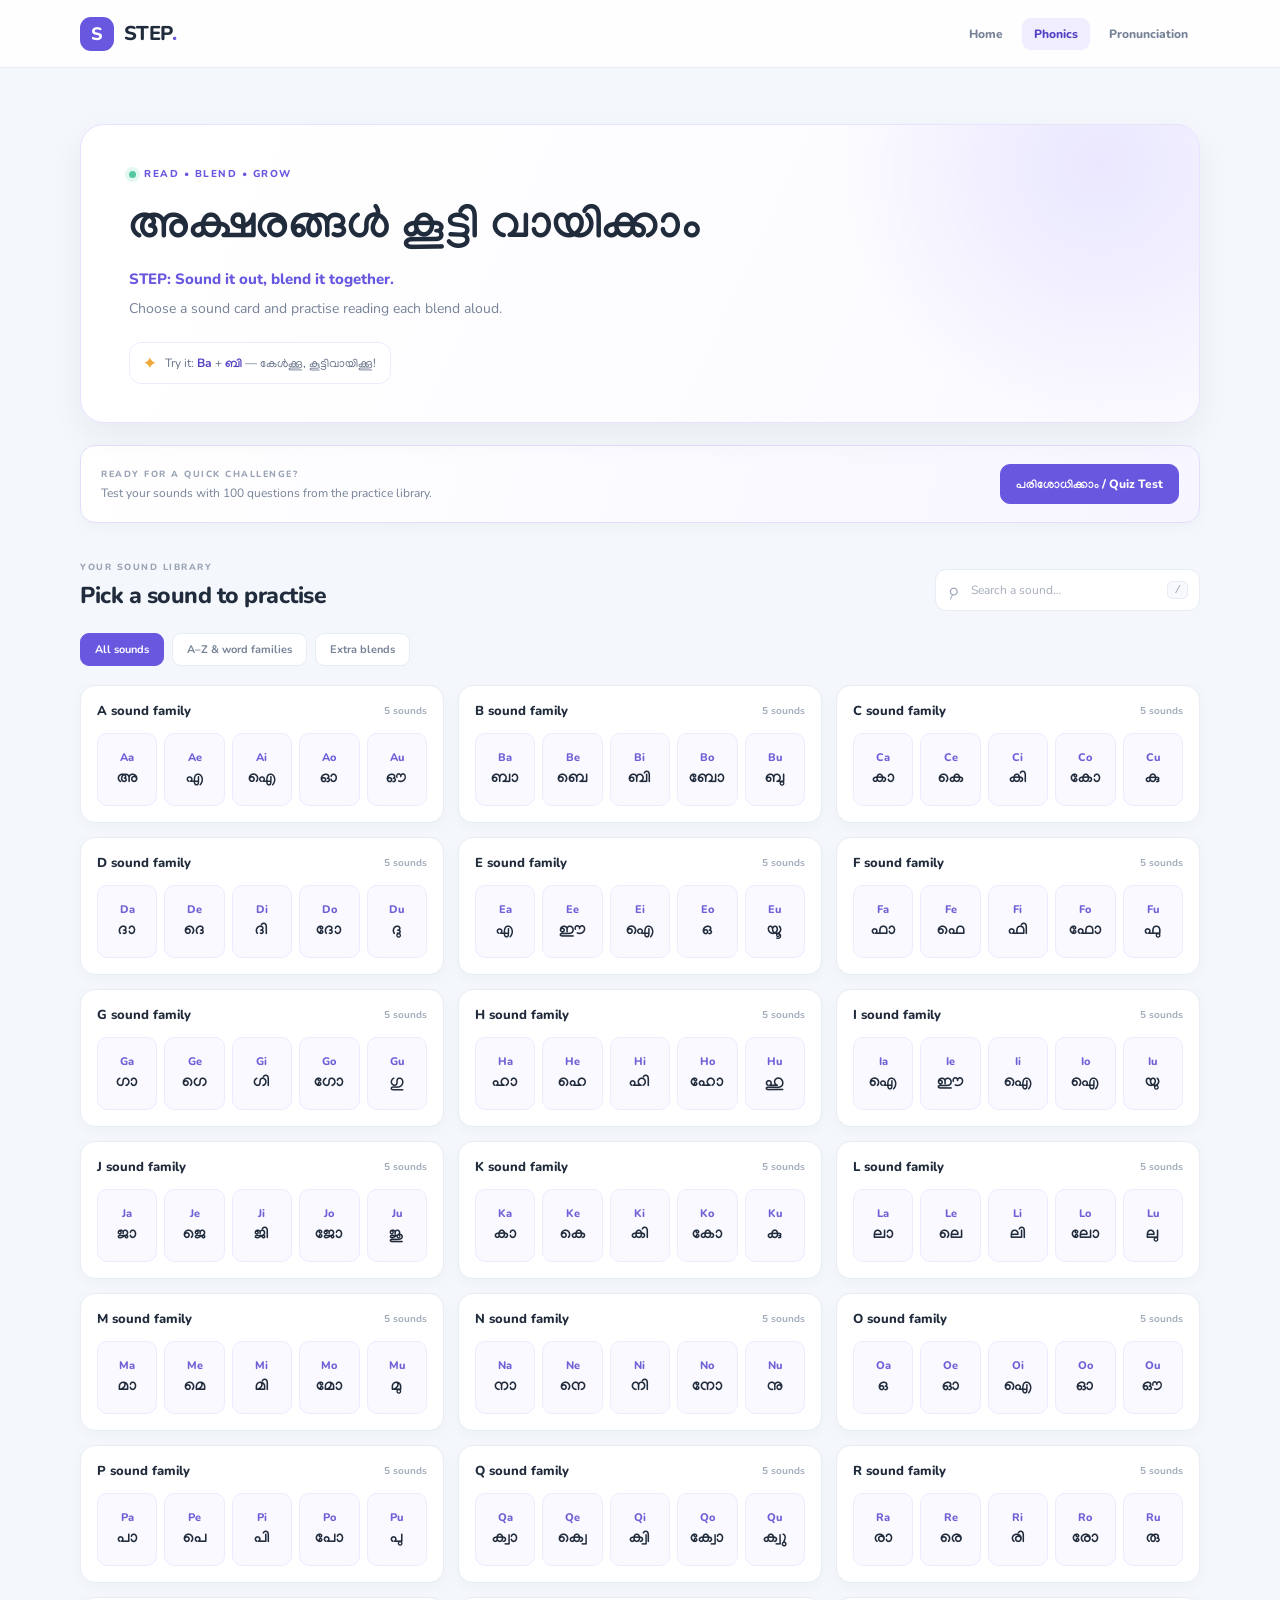
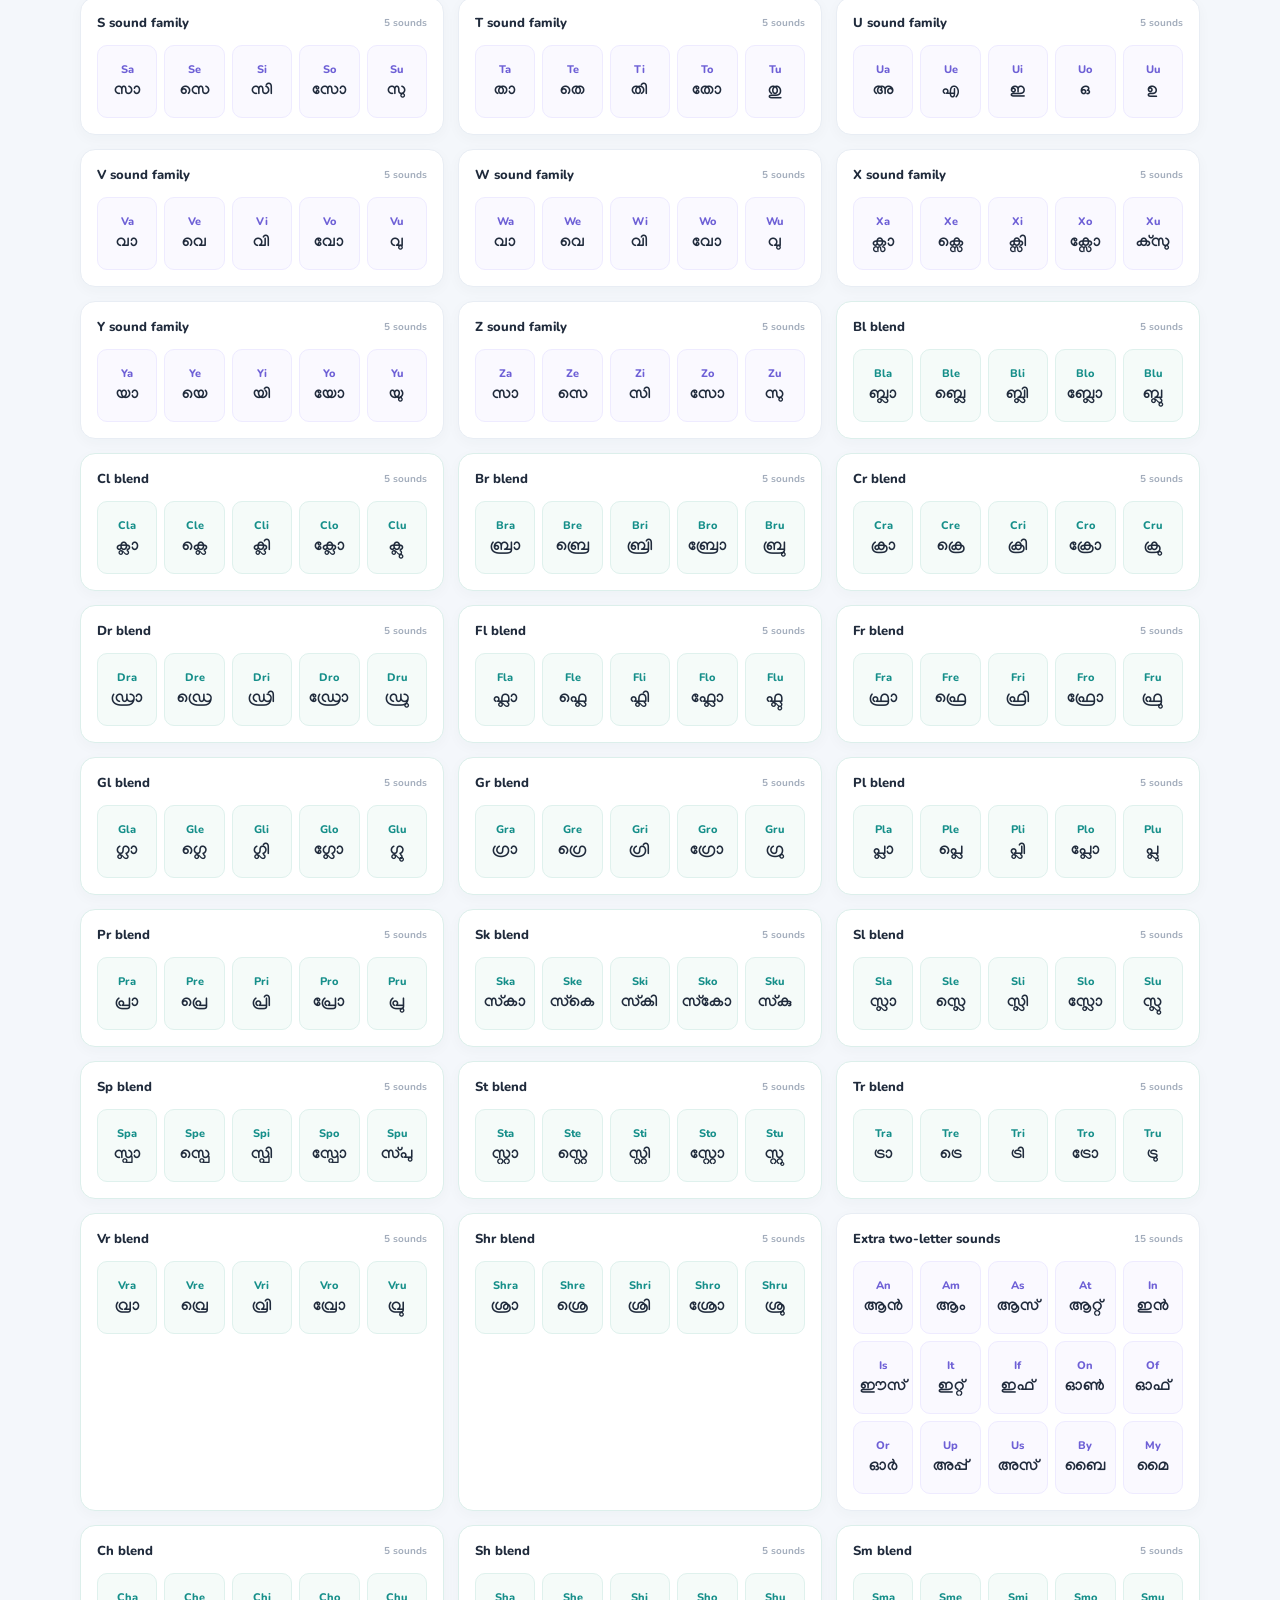
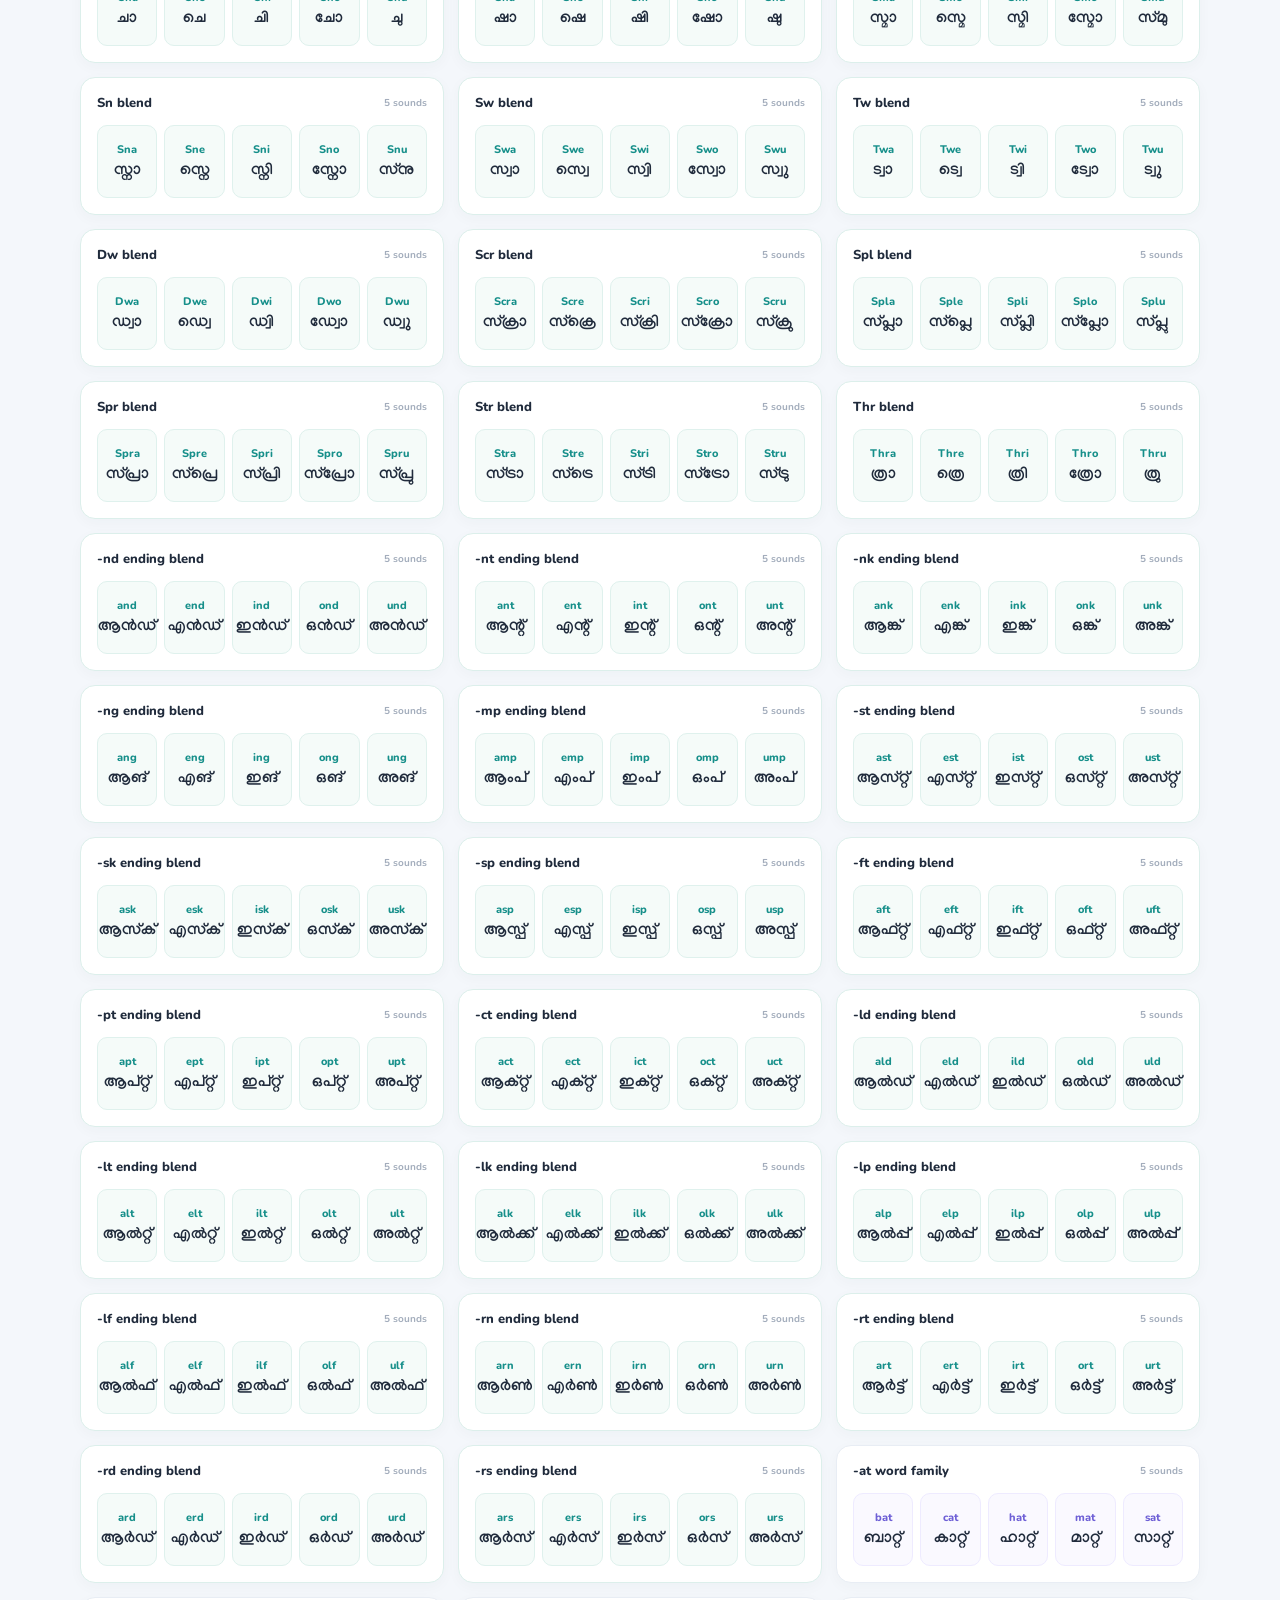
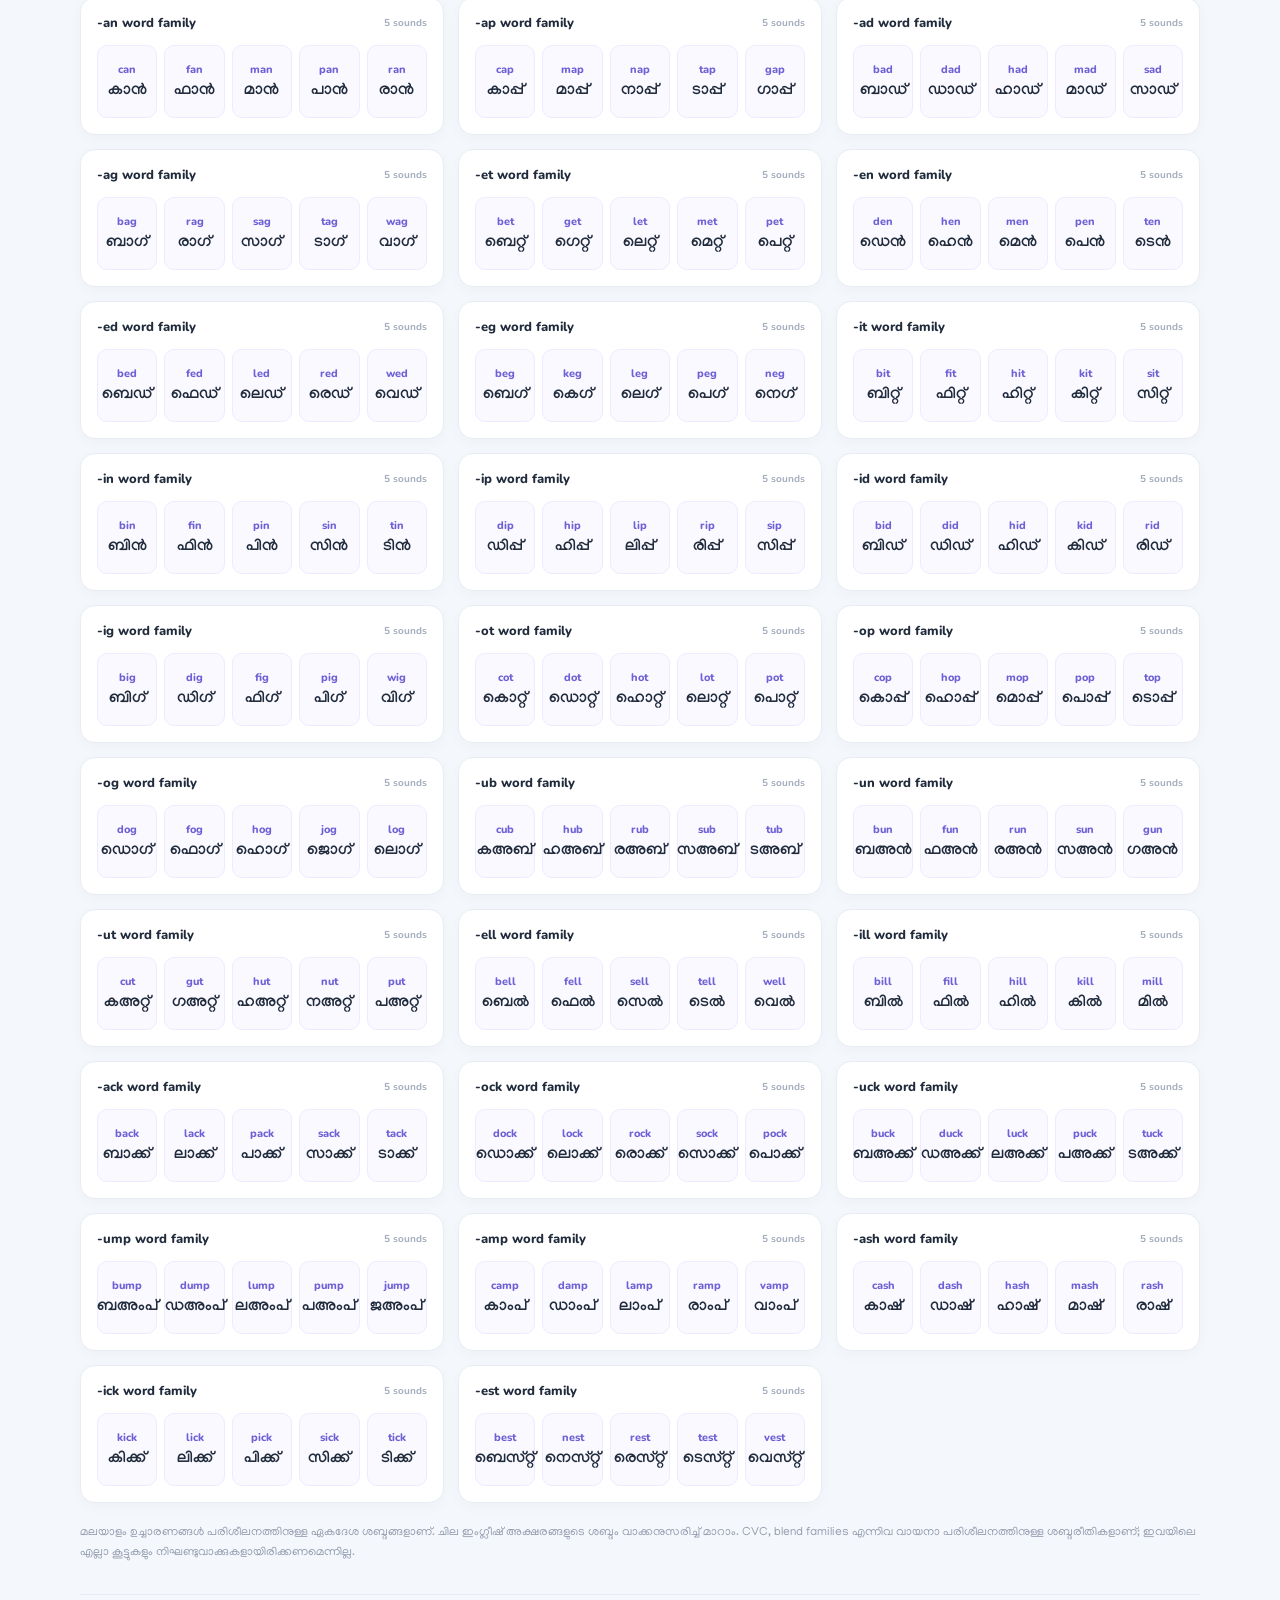
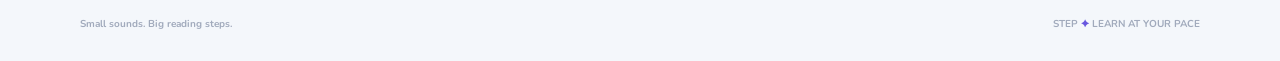
<file: index.html>
<!doctype html>
<html lang="ml">
<head>
  <meta charset="utf-8">
  <meta name="viewport" content="width=device-width, initial-scale=1">
  <meta name="theme-color" content="#f4f7fb">
  <meta name="description" content="അക്ഷരങ്ങൾ കൂട്ടി വായിക്കാം — മലയാളം ഉച്ചാരണത്തോടെയുള്ള phonics blending practice.">
  <title>STEP: അക്ഷരങ്ങൾ കൂട്ടി വായിക്കാം</title>
  <link rel="preconnect" href="https://fonts.googleapis.com">
  <link rel="preconnect" href="https://fonts.gstatic.com" crossorigin>
  <link href="https://fonts.googleapis.com/css2?family=Manjari:wght@400;500;600;700&family=Nunito:wght@400;600;700;800&display=swap" rel="stylesheet">
  <link rel="stylesheet" href="style.css">
  <script src="app.js" defer></script>
</head>
<body>
  <header class="site-header">
    <div class="header-inner">
      <a class="brand" href="home.html" aria-label="STEP home">
        <span class="brand-mark" aria-hidden="true">S</span>
        <span>STEP<span class="brand-period">.</span></span>
      </a>
      <nav class="learning-nav" aria-label="Main navigation">
        <a href="home.html">Home</a>
        <a class="is-current" href="index.html" aria-current="page">Phonics</a>
        <a href="spoken.html">Pronunciation</a>
      </nav>
    </div>
  </header>

  <main class="page-shell">
    <section class="hero" aria-labelledby="page-title">
      <span class="eyebrow"><span class="eyebrow-dot"></span> READ • BLEND • GROW</span>
      <h1 id="page-title">അക്ഷരങ്ങൾ കൂട്ടി വായിക്കാം</h1>
      <p class="hero-subtitle">STEP: Sound it out, blend it together.</p>
      <p class="hero-copy">Choose a sound card and practise reading each blend aloud.</p>
      <div class="hero-tip">
        <span class="tip-icon" aria-hidden="true">✦</span>
        <span>Try it: <strong>Ba</strong> + <strong>ബി</strong> — കേൾക്കൂ, കൂട്ടിവായിക്കൂ!</span>
      </div>
    </section>

    <div class="quiz-entry">
      <div>
        <p class="section-kicker">READY FOR A QUICK CHALLENGE?</p>
        <p class="quiz-entry-copy">Test your sounds with 100 questions from the practice library.</p>
      </div>
      <button id="quiz-toggle" class="quiz-toggle" type="button" aria-expanded="false" aria-controls="quiz-panel">
        പരിശോധിക്കാം / Quiz Test
      </button>
    </div>

    <section id="quiz-panel" class="quiz-panel" aria-labelledby="quiz-title" hidden>
      <div class="quiz-heading">
        <div>
          <p class="section-kicker">PHONICS CHECK</p>
          <h2 id="quiz-title">പരിശോധിക്കാം</h2>
        </div>
        <button id="quiz-close" class="quiz-close" type="button">Back to sounds</button>
      </div>

      <div id="quiz-intro" class="quiz-intro">
        <p>Each question shows a Malayalam sound. Choose the matching English blend or word. Your answer is checked right away.</p>
        <button id="quiz-start" class="quiz-primary-button" type="button">Start 100-question quiz</button>
      </div>

      <div id="quiz-play" class="quiz-play" hidden>
        <div class="quiz-progress-row">
          <span id="quiz-progress-label">Question 1 of 100</span>
          <span id="quiz-score-label">Score: 0</span>
        </div>
        <div class="quiz-progress-track" role="progressbar" aria-label="Quiz progress" aria-valuemin="0" aria-valuemax="100" aria-valuenow="0">
          <span id="quiz-progress-fill"></span>
        </div>
        <div class="quiz-question-card">
          <p class="quiz-question-label">Choose the English sound for:</p>
          <p id="quiz-prompt" class="quiz-prompt" lang="ml"></p>
          <div id="quiz-options" class="quiz-options" role="group" aria-label="Answer choices"></div>
          <p id="quiz-feedback" class="quiz-feedback" aria-live="polite"></p>
          <button id="quiz-next" class="quiz-primary-button" type="button" hidden>Next question</button>
        </div>
      </div>

      <div id="quiz-result" class="quiz-result" aria-live="polite" hidden>
        <span class="quiz-result-icon" aria-hidden="true">✦</span>
        <p class="section-kicker">QUIZ COMPLETE</p>
        <h3>നന്നായി ചെയ്തു!</h3>
        <p id="quiz-final-score" class="quiz-final-score"></p>
        <p id="quiz-final-message" class="quiz-final-message"></p>
        <button id="quiz-restart" class="quiz-primary-button" type="button">Try another quiz</button>
      </div>
      <p id="quiz-error" class="quiz-error" role="alert" hidden></p>
    </section>

    <section class="practice" aria-labelledby="practice-title">
      <div class="section-heading">
        <div>
          <p class="section-kicker">YOUR SOUND LIBRARY</p>
          <h2 id="practice-title">Pick a sound to practise</h2>
        </div>
        <label class="search-box">
          <span class="search-icon" aria-hidden="true">⌕</span>
          <span class="visually-hidden">Search sounds</span>
          <input id="sound-search" type="search" placeholder="Search a sound…" autocomplete="off">
          <kbd>/</kbd>
        </label>
      </div>

      <nav class="filter-bar" aria-label="Sound groups">
        <button class="filter-button is-active" type="button" data-filter="all" aria-pressed="true">All sounds</button>
        <button class="filter-button" type="button" data-filter="letters" aria-pressed="false">A–Z &amp; word families</button>
        <button class="filter-button" type="button" data-filter="blends" aria-pressed="false">Extra blends</button>
      </nav>

      <div id="sound-groups" class="sound-groups" aria-label="Phonics sound cards" aria-live="polite"></div>
      <p id="empty-state" class="empty-state" hidden>No sounds match that search. Try another letter or blend.</p>
      <p class="pronunciation-note">മലയാളം ഉച്ചാരണങ്ങൾ പരിശീലനത്തിനുള്ള ഏകദേശ ശബ്ദങ്ങളാണ്. ചില ഇംഗ്ലീഷ് അക്ഷരങ്ങളുടെ ശബ്ദം വാക്കനുസരിച്ച് മാറാം. CVC, blend families എന്നിവ വായനാ പരിശീലനത്തിനുള്ള ശബ്ദരീതികളാണ്; ഇവയിലെ എല്ലാ കൂട്ടുകളും നിഘണ്ടുവാക്കുകളായിരിക്കണമെന്നില്ല.</p>
    </section>
  </main>

  <footer class="site-footer">
    <span>Small sounds. Big reading steps.</span>
    <span>STEP <span class="brand-period">✦</span> LEARN AT YOUR PACE</span>
  </footer>
</body>
</html>
</file>
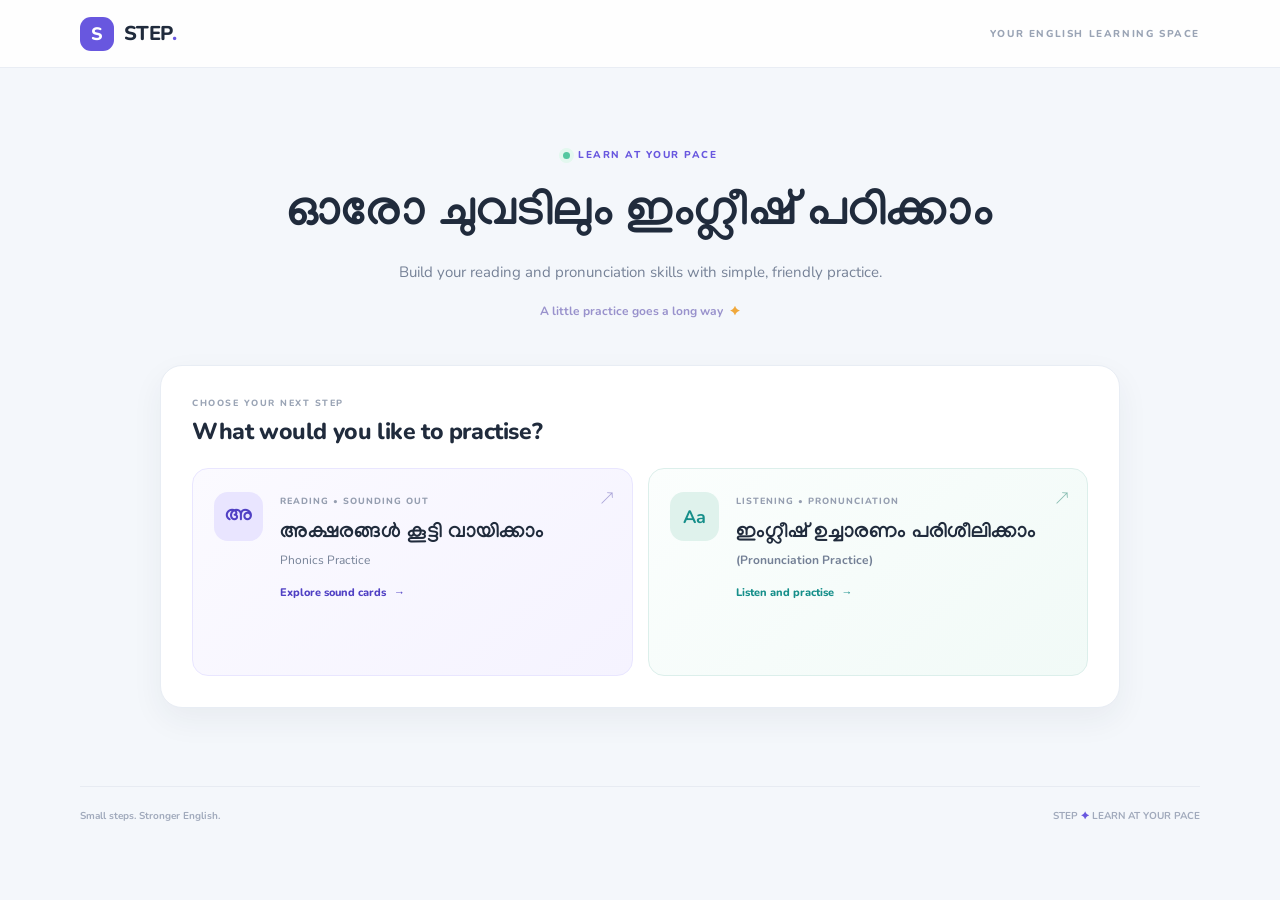
<file: home.html>
<!doctype html>
<html lang="ml">
<head>
  <meta charset="utf-8">
  <meta name="viewport" content="width=device-width, initial-scale=1">
  <meta name="theme-color" content="#f4f7fb">
  <meta name="description" content="STEP ഉപയോഗിച്ച് ഫോണിക്സും ഇംഗ്ലീഷ് ഉച്ചാരണവും പരിശീലിക്കാം.">
  <title>STEP: Learn English, one step at a time</title>
  <link rel="preconnect" href="https://fonts.googleapis.com">
  <link rel="preconnect" href="https://fonts.gstatic.com" crossorigin>
  <link href="https://fonts.googleapis.com/css2?family=Manjari:wght@400;500;600;700&family=Nunito:wght@400;600;700;800&display=swap" rel="stylesheet">
  <link rel="stylesheet" href="style.css">
</head>
<body>
  <header class="site-header">
    <div class="header-inner">
      <a class="brand" href="home.html" aria-label="STEP home">
        <span class="brand-mark" aria-hidden="true">S</span>
        <span>STEP<span class="brand-period">.</span></span>
      </a>
      <span class="header-note">YOUR ENGLISH LEARNING SPACE</span>
    </div>
  </header>

  <main class="home-shell">
    <section class="home-hero" aria-labelledby="home-title">
      <span class="eyebrow"><span class="eyebrow-dot"></span> LEARN AT YOUR PACE</span>
      <h1 id="home-title">ഓരോ ചുവടിലും ഇംഗ്ലീഷ് പഠിക്കാം</h1>
      <p>Build your reading and pronunciation skills with simple, friendly practice.</p>
      <span class="home-step">A little practice goes a long way <span aria-hidden="true">✦</span></span>
    </section>

    <section class="learning-options" aria-labelledby="options-title">
      <div class="home-section-heading">
        <p class="section-kicker">CHOOSE YOUR NEXT STEP</p>
        <h2 id="options-title">What would you like to practise?</h2>
      </div>

      <div class="learning-grid">
        <a class="learning-card phonics-option" href="index.html">
          <span class="learning-icon" aria-hidden="true">അ</span>
          <span class="learning-card-content">
            <span class="learning-kicker">READING • SOUNDING OUT</span>
            <span class="learning-title" lang="ml">അക്ഷരങ്ങൾ കൂട്ടി വായിക്കാം</span>
            <span class="learning-description">Phonics Practice</span>
            <span class="learning-action">Explore sound cards <span aria-hidden="true">→</span></span>
          </span>
          <span class="learning-arrow" aria-hidden="true">↗</span>
        </a>

        <a class="learning-card speaking-option" href="spoken.html">
          <span class="learning-icon" aria-hidden="true">Aa</span>
          <span class="learning-card-content">
            <span class="learning-kicker">LISTENING • PRONUNCIATION</span>
            <span class="learning-title" lang="ml">ഇംഗ്ലീഷ് ഉച്ചാരണം പരിശീലിക്കാം</span>
            <span class="learning-title-english">(Pronunciation Practice)</span>
            <span class="learning-action">Listen and practise <span aria-hidden="true">→</span></span>
          </span>
          <span class="learning-arrow" aria-hidden="true">↗</span>
        </a>
      </div>
    </section>
  </main>

  <footer class="site-footer">
    <span>Small steps. Stronger English.</span>
    <span>STEP <span class="brand-period">✦</span> LEARN AT YOUR PACE</span>
  </footer>
</body>
</html>
</file>
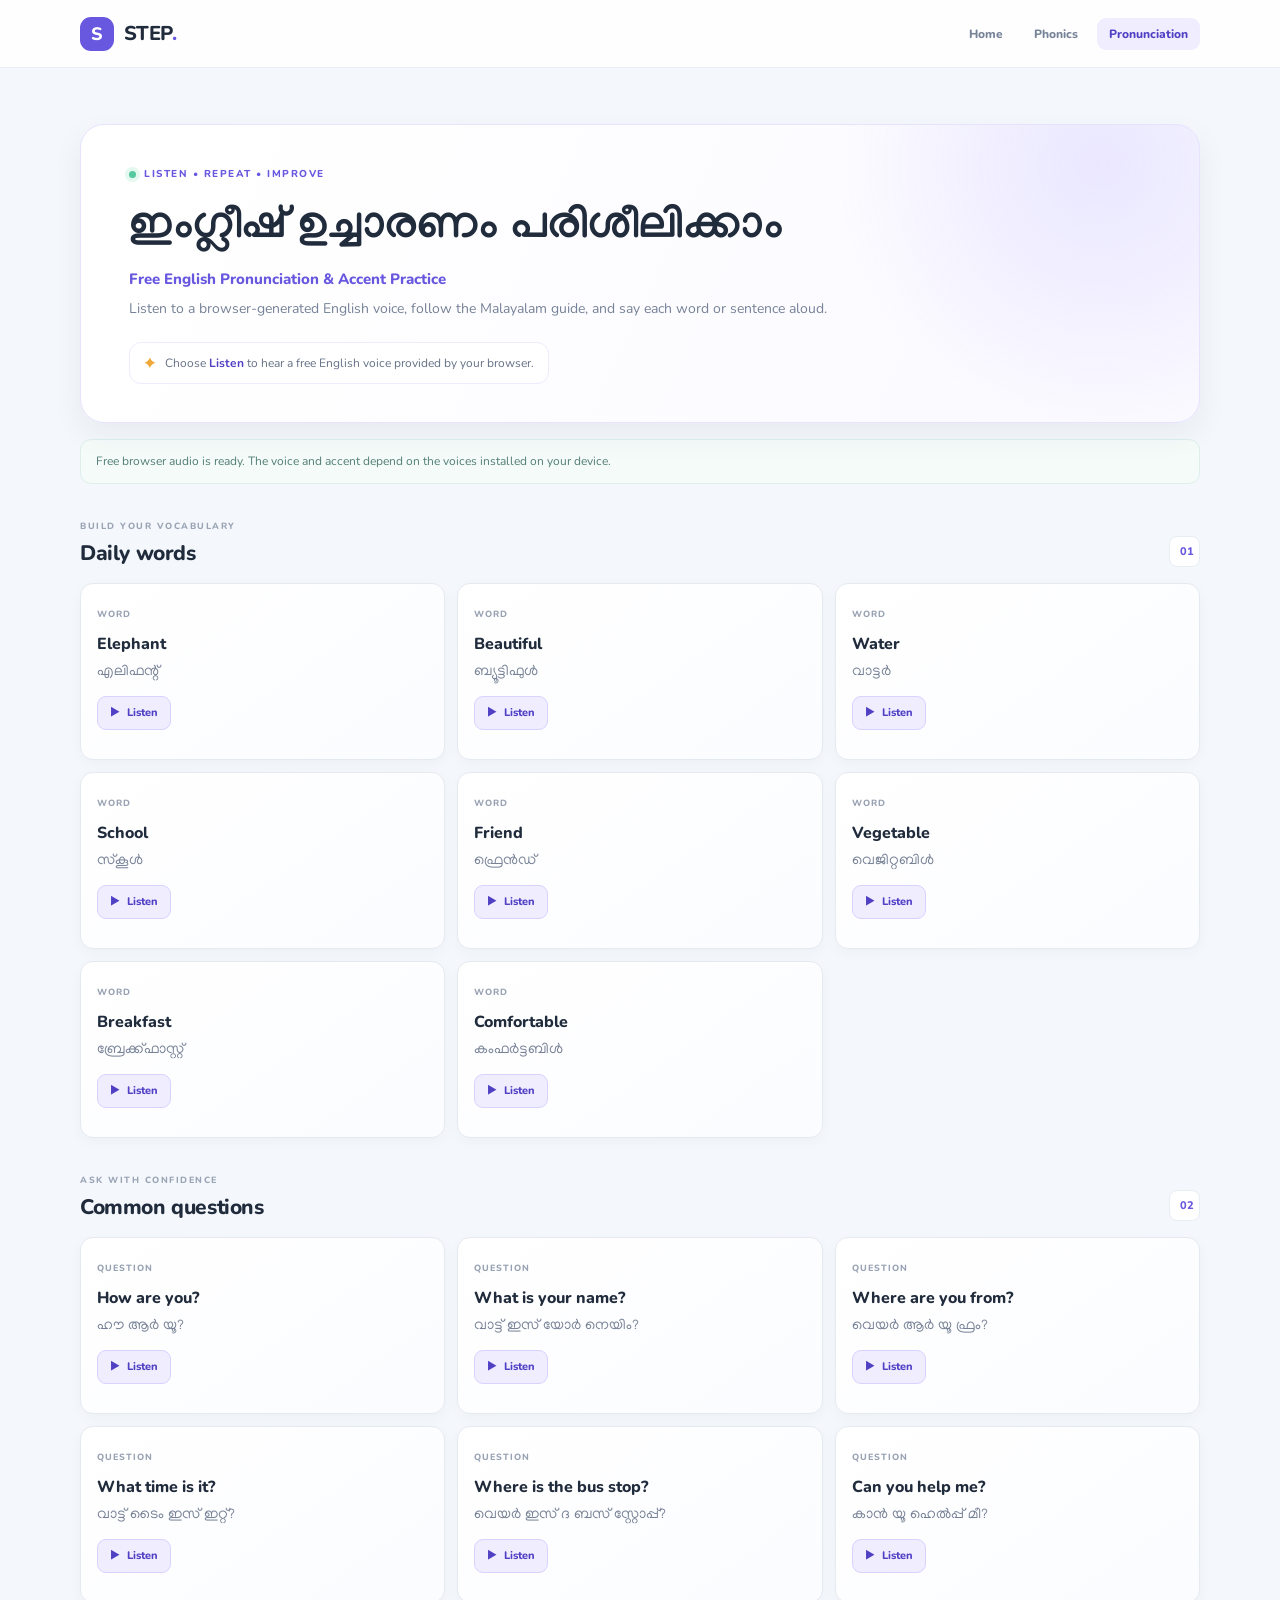
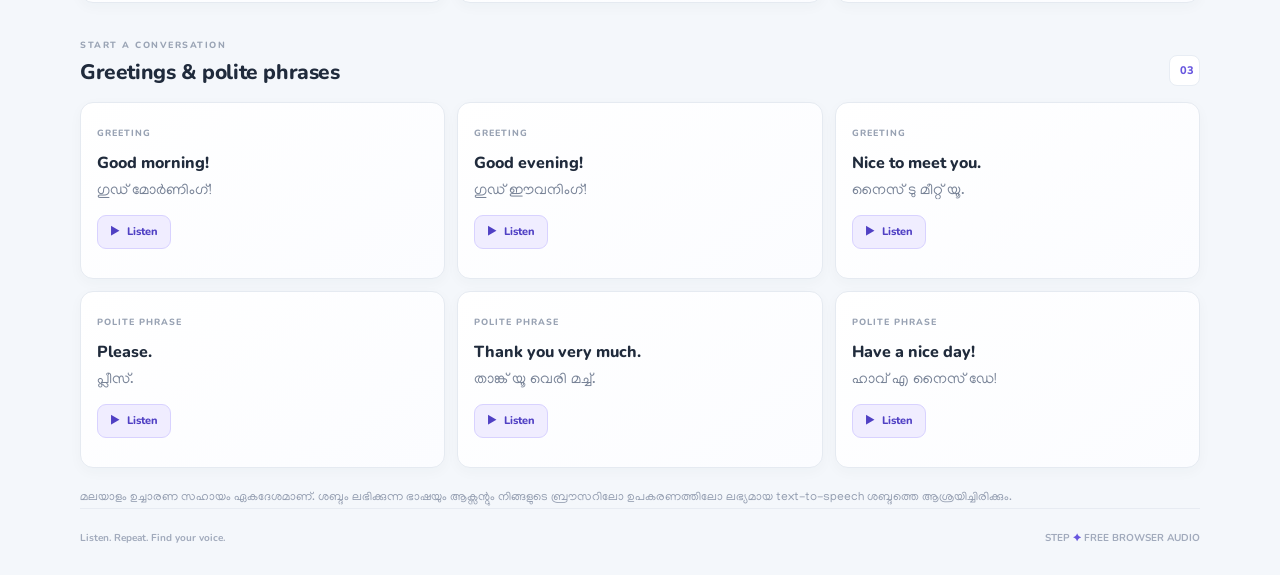
<file: spoken.html>
<!doctype html>
<html lang="ml">
<head>
  <meta charset="utf-8">
  <meta name="viewport" content="width=device-width, initial-scale=1">
  <meta name="theme-color" content="#f4f7fb">
  <meta name="description" content="ഇംഗ്ലീഷ് വാക്കുകളും വാക്യങ്ങളും മലയാളം ഉച്ചാരണ സഹായത്തോടെയും സൗജന്യ ഓഡിയോയോടെയും പരിശീലിക്കാം.">
  <title>STEP: ഇംഗ്ലീഷ് ഉച്ചാരണം പരിശീലിക്കാം</title>
  <link rel="preconnect" href="https://fonts.googleapis.com">
  <link rel="preconnect" href="https://fonts.gstatic.com" crossorigin>
  <link href="https://fonts.googleapis.com/css2?family=Manjari:wght@400;500;600;700&family=Nunito:wght@400;600;700;800&display=swap" rel="stylesheet">
  <link rel="stylesheet" href="style.css">
  <script src="pronunciation.js" defer></script>
</head>
<body>
  <header class="site-header">
    <div class="header-inner">
      <a class="brand" href="home.html" aria-label="STEP home">
        <span class="brand-mark" aria-hidden="true">S</span>
        <span>STEP<span class="brand-period">.</span></span>
      </a>
      <nav class="learning-nav" aria-label="Main navigation">
        <a href="home.html">Home</a>
        <a href="index.html">Phonics</a>
        <a class="is-current" href="spoken.html" aria-current="page">Pronunciation</a>
      </nav>
    </div>
  </header>

  <main class="page-shell pronunciation-shell">
    <section class="hero pronunciation-hero" aria-labelledby="pronunciation-title">
      <span class="eyebrow"><span class="eyebrow-dot"></span> LISTEN • REPEAT • IMPROVE</span>
      <h1 id="pronunciation-title">ഇംഗ്ലീഷ് ഉച്ചാരണം പരിശീലിക്കാം</h1>
      <p class="hero-subtitle">Free English Pronunciation &amp; Accent Practice</p>
      <p class="hero-copy">Listen to a browser-generated English voice, follow the Malayalam guide, and say each word or sentence aloud.</p>
      <div class="hero-tip">
        <span class="tip-icon" aria-hidden="true">✦</span>
        <span>Choose <strong>Listen</strong> to hear a free English voice provided by your browser.</span>
      </div>
    </section>

    <div class="pronunciation-status" id="speech-status" role="status" aria-live="polite">
      Checking browser speech support…
    </div>

    <section class="pronunciation-category" aria-labelledby="daily-words-title">
      <div class="pronunciation-heading">
        <div>
          <p class="section-kicker">BUILD YOUR VOCABULARY</p>
          <h2 id="daily-words-title">Daily words</h2>
        </div>
        <span class="pronunciation-count">01</span>
      </div>
      <div class="pronunciation-grid">
        <article class="pronunciation-card">
          <span class="pronunciation-label">WORD</span>
          <h3>Elephant</h3>
          <p lang="ml">എലിഫന്റ്</p>
          <button class="listen-button" type="button" data-speak="Elephant" aria-label="Listen to Elephant">
            <span aria-hidden="true">▶</span> Listen
          </button>
        </article>
        <article class="pronunciation-card">
          <span class="pronunciation-label">WORD</span>
          <h3>Beautiful</h3>
          <p lang="ml">ബ്യൂട്ടിഫുൾ</p>
          <button class="listen-button" type="button" data-speak="Beautiful" aria-label="Listen to Beautiful">
            <span aria-hidden="true">▶</span> Listen
          </button>
        </article>
        <article class="pronunciation-card">
          <span class="pronunciation-label">WORD</span>
          <h3>Water</h3>
          <p lang="ml">വാട്ടർ</p>
          <button class="listen-button" type="button" data-speak="Water" aria-label="Listen to Water">
            <span aria-hidden="true">▶</span> Listen
          </button>
        </article>
        <article class="pronunciation-card">
          <span class="pronunciation-label">WORD</span>
          <h3>School</h3>
          <p lang="ml">സ്കൂൾ</p>
          <button class="listen-button" type="button" data-speak="School" aria-label="Listen to School">
            <span aria-hidden="true">▶</span> Listen
          </button>
        </article>
        <article class="pronunciation-card">
          <span class="pronunciation-label">WORD</span>
          <h3>Friend</h3>
          <p lang="ml">ഫ്രെൻഡ്</p>
          <button class="listen-button" type="button" data-speak="Friend" aria-label="Listen to Friend">
            <span aria-hidden="true">▶</span> Listen
          </button>
        </article>
        <article class="pronunciation-card">
          <span class="pronunciation-label">WORD</span>
          <h3>Vegetable</h3>
          <p lang="ml">വെജിറ്റബിൾ</p>
          <button class="listen-button" type="button" data-speak="Vegetable" aria-label="Listen to Vegetable">
            <span aria-hidden="true">▶</span> Listen
          </button>
        </article>
        <article class="pronunciation-card">
          <span class="pronunciation-label">WORD</span>
          <h3>Breakfast</h3>
          <p lang="ml">ബ്രേക്ക്ഫാസ്റ്റ്</p>
          <button class="listen-button" type="button" data-speak="Breakfast" aria-label="Listen to Breakfast">
            <span aria-hidden="true">▶</span> Listen
          </button>
        </article>
        <article class="pronunciation-card">
          <span class="pronunciation-label">WORD</span>
          <h3>Comfortable</h3>
          <p lang="ml">കംഫർട്ടബിൾ</p>
          <button class="listen-button" type="button" data-speak="Comfortable" aria-label="Listen to Comfortable">
            <span aria-hidden="true">▶</span> Listen
          </button>
        </article>
      </div>
    </section>

    <section class="pronunciation-category" aria-labelledby="questions-title">
      <div class="pronunciation-heading">
        <div>
          <p class="section-kicker">ASK WITH CONFIDENCE</p>
          <h2 id="questions-title">Common questions</h2>
        </div>
        <span class="pronunciation-count">02</span>
      </div>
      <div class="pronunciation-grid">
        <article class="pronunciation-card">
          <span class="pronunciation-label">QUESTION</span>
          <h3>How are you?</h3>
          <p lang="ml">ഹൗ ആർ യൂ?</p>
          <button class="listen-button" type="button" data-speak="How are you?" aria-label="Listen to How are you?">
            <span aria-hidden="true">▶</span> Listen
          </button>
        </article>
        <article class="pronunciation-card">
          <span class="pronunciation-label">QUESTION</span>
          <h3>What is your name?</h3>
          <p lang="ml">വാട്ട് ഇസ് യോർ നെയിം?</p>
          <button class="listen-button" type="button" data-speak="What is your name?" aria-label="Listen to What is your name?">
            <span aria-hidden="true">▶</span> Listen
          </button>
        </article>
        <article class="pronunciation-card">
          <span class="pronunciation-label">QUESTION</span>
          <h3>Where are you from?</h3>
          <p lang="ml">വെയർ ആർ യൂ ഫ്രം?</p>
          <button class="listen-button" type="button" data-speak="Where are you from?" aria-label="Listen to Where are you from?">
            <span aria-hidden="true">▶</span> Listen
          </button>
        </article>
        <article class="pronunciation-card">
          <span class="pronunciation-label">QUESTION</span>
          <h3>What time is it?</h3>
          <p lang="ml">വാട്ട് ടൈം ഇസ് ഇറ്റ്?</p>
          <button class="listen-button" type="button" data-speak="What time is it?" aria-label="Listen to What time is it?">
            <span aria-hidden="true">▶</span> Listen
          </button>
        </article>
        <article class="pronunciation-card">
          <span class="pronunciation-label">QUESTION</span>
          <h3>Where is the bus stop?</h3>
          <p lang="ml">വെയർ ഇസ് ദ ബസ് സ്റ്റോപ്പ്?</p>
          <button class="listen-button" type="button" data-speak="Where is the bus stop?" aria-label="Listen to Where is the bus stop?">
            <span aria-hidden="true">▶</span> Listen
          </button>
        </article>
        <article class="pronunciation-card">
          <span class="pronunciation-label">QUESTION</span>
          <h3>Can you help me?</h3>
          <p lang="ml">കാൻ യൂ ഹെൽപ്പ് മീ?</p>
          <button class="listen-button" type="button" data-speak="Can you help me?" aria-label="Listen to Can you help me?">
            <span aria-hidden="true">▶</span> Listen
          </button>
        </article>
      </div>
    </section>

    <section class="pronunciation-category" aria-labelledby="greetings-title">
      <div class="pronunciation-heading">
        <div>
          <p class="section-kicker">START A CONVERSATION</p>
          <h2 id="greetings-title">Greetings &amp; polite phrases</h2>
        </div>
        <span class="pronunciation-count">03</span>
      </div>
      <div class="pronunciation-grid">
        <article class="pronunciation-card">
          <span class="pronunciation-label">GREETING</span>
          <h3>Good morning!</h3>
          <p lang="ml">ഗുഡ് മോർണിംഗ്!</p>
          <button class="listen-button" type="button" data-speak="Good morning!" aria-label="Listen to Good morning!">
            <span aria-hidden="true">▶</span> Listen
          </button>
        </article>
        <article class="pronunciation-card">
          <span class="pronunciation-label">GREETING</span>
          <h3>Good evening!</h3>
          <p lang="ml">ഗുഡ് ഈവനിംഗ്!</p>
          <button class="listen-button" type="button" data-speak="Good evening!" aria-label="Listen to Good evening!">
            <span aria-hidden="true">▶</span> Listen
          </button>
        </article>
        <article class="pronunciation-card">
          <span class="pronunciation-label">GREETING</span>
          <h3>Nice to meet you.</h3>
          <p lang="ml">നൈസ് ടു മീറ്റ് യൂ.</p>
          <button class="listen-button" type="button" data-speak="Nice to meet you." aria-label="Listen to Nice to meet you.">
            <span aria-hidden="true">▶</span> Listen
          </button>
        </article>
        <article class="pronunciation-card">
          <span class="pronunciation-label">POLITE PHRASE</span>
          <h3>Please.</h3>
          <p lang="ml">പ്ലീസ്.</p>
          <button class="listen-button" type="button" data-speak="Please." aria-label="Listen to Please.">
            <span aria-hidden="true">▶</span> Listen
          </button>
        </article>
        <article class="pronunciation-card">
          <span class="pronunciation-label">POLITE PHRASE</span>
          <h3>Thank you very much.</h3>
          <p lang="ml">താങ്ക് യൂ വെരി മച്ച്.</p>
          <button class="listen-button" type="button" data-speak="Thank you very much." aria-label="Listen to Thank you very much.">
            <span aria-hidden="true">▶</span> Listen
          </button>
        </article>
        <article class="pronunciation-card">
          <span class="pronunciation-label">POLITE PHRASE</span>
          <h3>Have a nice day!</h3>
          <p lang="ml">ഹാവ് എ നൈസ് ഡേ!</p>
          <button class="listen-button" type="button" data-speak="Have a nice day!" aria-label="Listen to Have a nice day!">
            <span aria-hidden="true">▶</span> Listen
          </button>
        </article>
      </div>
    </section>

    <p class="pronunciation-note" lang="ml">മലയാളം ഉച്ചാരണ സഹായം ഏകദേശമാണ്. ശബ്ദം ലഭിക്കുന്ന ഭാഷയും ആക്സന്റും നിങ്ങളുടെ ബ്രൗസറിലോ ഉപകരണത്തിലോ ലഭ്യമായ text-to-speech ശബ്ദത്തെ ആശ്രയിച്ചിരിക്കും.</p>
  </main>

  <footer class="site-footer">
    <span>Listen. Repeat. Find your voice.</span>
    <span>STEP <span class="brand-period">✦</span> FREE BROWSER AUDIO</span>
  </footer>
</body>
</html>
</file>
<file: style.css>
:root {
  color-scheme: light;
  --ink: #202b3c;
  --muted: #768297;
  --line: #e8edf4;
  --paper: #ffffff;
  --canvas: #f4f7fb;
  --purple: #6857df;
  --purple-dark: #5040c4;
  --purple-soft: #f0edff;
  --teal: #168f8a;
  --shadow: 0 12px 32px rgb(34 48 75 / 6%);
}

* {
  box-sizing: border-box;
}

body {
  min-width: 320px;
  margin: 0;
  background: var(--canvas);
  color: var(--ink);
  font-family: "Nunito", "Manjari", sans-serif;
  -webkit-font-smoothing: antialiased;
}

button,
input {
  font: inherit;
}

.site-header {
  height: 68px;
  border-bottom: 1px solid #e9edf4;
  background: rgb(255 255 255 / 88%);
}

.header-inner,
.page-shell,
.site-footer {
  width: min(1120px, calc(100% - 48px));
  margin-inline: auto;
}

.header-inner {
  display: flex;
  height: 100%;
  align-items: center;
  justify-content: space-between;
}

.brand {
  display: inline-flex;
  align-items: center;
  gap: 10px;
  color: var(--ink);
  font-size: 20px;
  font-weight: 800;
  letter-spacing: -0.6px;
  text-decoration: none;
}

.brand-mark {
  display: grid;
  width: 34px;
  height: 34px;
  place-items: center;
  border-radius: 11px;
  background: var(--purple);
  color: white;
  font-size: 18px;
  font-weight: 800;
}

.brand-period {
  color: var(--purple);
}

.header-note {
  color: #9aa4b5;
  font-size: 10px;
  font-weight: 800;
  letter-spacing: 1.6px;
}

.learning-nav {
  display: flex;
  align-items: center;
  gap: 7px;
}

.learning-nav a {
  padding: 8px 12px;
  border-radius: 9px;
  color: #768297;
  font-size: 12px;
  font-weight: 800;
  text-decoration: none;
  transition: background 150ms ease, color 150ms ease;
}

.learning-nav a:hover,
.learning-nav a.is-current {
  background: var(--purple-soft);
  color: var(--purple-dark);
}

.learning-nav a:focus-visible,
.learning-card:focus-visible {
  outline: 3px solid rgb(104 87 223 / 35%);
  outline-offset: 3px;
}

.page-shell {
  padding-top: 56px;
}

.hero {
  position: relative;
  overflow: hidden;
  padding: 42px 48px 38px;
  border: 1px solid #e7e3ff;
  border-radius: 24px;
  background:
    radial-gradient(circle at 91% 13%, rgb(129 115 255 / 14%), transparent 25%),
    linear-gradient(115deg, #fff 10%, #faf9ff 100%);
  box-shadow: var(--shadow);
}

.eyebrow,
.section-kicker {
  display: flex;
  align-items: center;
  gap: 8px;
  margin: 0;
  color: var(--purple);
  font-size: 10px;
  font-weight: 800;
  letter-spacing: 1.5px;
}

.eyebrow-dot {
  width: 7px;
  height: 7px;
  border-radius: 50%;
  background: #54c8a0;
  box-shadow: 0 0 0 4px #e3f8ef;
}

.hero h1 {
  margin: 18px 0 2px;
  font-family: "Manjari", sans-serif;
  font-size: clamp(30px, 5vw, 46px);
  font-weight: 700;
  letter-spacing: -0.8px;
  line-height: 1.35;
}

.hero-subtitle {
  margin: 8px 0 0;
  color: var(--purple);
  font-size: 15px;
  font-weight: 800;
}

.hero-copy {
  margin: 10px 0 0;
  color: var(--muted);
  font-size: 14px;
}

.hero-tip {
  display: inline-flex;
  align-items: center;
  gap: 9px;
  margin-top: 24px;
  padding: 10px 14px;
  border: 1px solid #eeebff;
  border-radius: 12px;
  background: #fff;
  color: #657187;
  font-size: 12px;
}

.tip-icon {
  color: #f0a83b;
  font-size: 15px;
}

.hero-tip strong {
  color: var(--purple-dark);
}

.practice {
  padding: 38px 0 30px;
}

.quiz-entry {
  display: flex;
  align-items: center;
  justify-content: space-between;
  gap: 20px;
  margin-top: 22px;
  padding: 18px 20px;
  border: 1px solid #e2defc;
  border-radius: 15px;
  background: linear-gradient(105deg, #fff, #f7f5ff);
  box-shadow: 0 4px 14px rgb(34 48 75 / 3%);
}

.quiz-entry-copy {
  margin: 5px 0 0;
  color: var(--muted);
  font-size: 12px;
}

.quiz-toggle,
.quiz-close,
.quiz-primary-button {
  display: inline-flex;
  min-height: 40px;
  align-items: center;
  justify-content: center;
  padding: 9px 15px;
  border: 1px solid var(--purple);
  border-radius: 10px;
  background: var(--purple);
  color: white;
  cursor: pointer;
  font-size: 12px;
  font-weight: 800;
  text-decoration: none;
  transition: background 150ms ease, border-color 150ms ease, transform 150ms ease;
}

.quiz-toggle:hover,
.quiz-primary-button:hover {
  transform: translateY(-1px);
  border-color: var(--purple-dark);
  background: var(--purple-dark);
}

.quiz-toggle:focus-visible,
.quiz-close:focus-visible,
.quiz-primary-button:focus-visible,
.quiz-option:focus-visible {
  outline: 3px solid rgb(104 87 223 / 35%);
  outline-offset: 2px;
}

.quiz-panel {
  margin-top: 20px;
  padding: 24px;
  border: 1px solid var(--line);
  border-radius: 18px;
  background: white;
  box-shadow: var(--shadow);
  scroll-margin-top: 20px;
}

.quiz-heading,
.quiz-progress-row {
  display: flex;
  align-items: center;
  justify-content: space-between;
  gap: 16px;
}

.quiz-heading h2 {
  margin: 7px 0 0;
  font-family: "Manjari", sans-serif;
  font-size: 23px;
  font-weight: 700;
}

.quiz-close {
  min-height: 36px;
  border-color: var(--line);
  background: white;
  color: #748096;
  font-size: 11px;
}

.quiz-close:hover {
  border-color: #cfc9ff;
  background: var(--purple-soft);
  color: var(--purple-dark);
}

.quiz-intro {
  padding: 20px 0 2px;
}

.quiz-intro p {
  max-width: 600px;
  margin: 0 0 16px;
  color: var(--muted);
  font-size: 13px;
  line-height: 1.7;
}

.quiz-progress-row {
  margin-top: 23px;
  color: #748096;
  font-size: 12px;
  font-weight: 800;
}

#quiz-score-label {
  color: var(--purple-dark);
}

.quiz-progress-track {
  overflow: hidden;
  height: 8px;
  margin-top: 10px;
  border-radius: 99px;
  background: #eeedf5;
}

.quiz-progress-track > span {
  display: block;
  width: 0;
  height: 100%;
  border-radius: inherit;
  background: linear-gradient(90deg, var(--purple), #9b8cff);
  transition: width 180ms ease;
}

.quiz-question-card {
  max-width: 660px;
  margin: 24px auto 2px;
  padding: 25px;
  border: 1px solid #ece9fb;
  border-radius: 15px;
  background: #fcfbff;
  text-align: center;
}

.quiz-question-label {
  margin: 0;
  color: #929caf;
  font-size: 11px;
  font-weight: 700;
}

.quiz-prompt {
  margin: 10px 0 20px;
  color: var(--purple-dark);
  font-family: "Manjari", sans-serif;
  font-size: clamp(34px, 7vw, 48px);
  font-weight: 700;
  line-height: 1.4;
}

.quiz-options {
  display: grid;
  grid-template-columns: repeat(2, minmax(0, 1fr));
  gap: 10px;
}

.quiz-option {
  min-height: 52px;
  padding: 10px;
  border: 1px solid #e1dffc;
  border-radius: 11px;
  background: white;
  color: var(--ink);
  cursor: pointer;
  font-size: 15px;
  font-weight: 800;
  transition: background 140ms ease, border-color 140ms ease, color 140ms ease;
}

.quiz-option:hover:not(:disabled) {
  border-color: #bcb3ff;
  background: var(--purple-soft);
  color: var(--purple-dark);
}

.quiz-option:disabled {
  cursor: default;
}

.quiz-option.is-correct {
  border-color: #35a66c;
  background: #e5f7ed;
  color: #176d3c;
}

.quiz-option.is-wrong {
  border-color: #d85a5a;
  background: #fff0f0;
  color: #a52c2c;
}

.quiz-feedback {
  min-height: 25px;
  margin: 14px 0 8px;
  color: transparent;
  font-family: "Manjari", sans-serif;
  font-size: 14px;
  font-weight: 700;
}

.quiz-feedback.is-correct {
  color: #21834a;
}

.quiz-feedback.is-wrong {
  color: #b33b3b;
}

.quiz-result {
  padding: 30px 12px 10px;
  text-align: center;
}

.quiz-result-icon {
  display: grid;
  width: 55px;
  height: 55px;
  place-items: center;
  margin: 0 auto 14px;
  border-radius: 17px;
  background: var(--purple-soft);
  color: var(--purple);
  font-size: 23px;
}

.quiz-result h3 {
  margin: 7px 0;
  font-family: "Manjari", sans-serif;
  font-size: 24px;
}

.quiz-final-score {
  margin: 13px 0 6px;
  color: var(--purple-dark);
  font-size: 32px;
  font-weight: 800;
}

.quiz-final-message {
  margin: 0 auto 18px;
  color: var(--muted);
  font-size: 13px;
  line-height: 1.6;
}

.quiz-error {
  margin: 15px 0 0;
  color: #b33b3b;
  font-size: 12px;
}

.section-heading {
  display: flex;
  align-items: end;
  justify-content: space-between;
  gap: 20px;
}

.section-kicker {
  color: #9aa4b5;
  font-size: 9px;
}

.section-heading h2 {
  margin: 7px 0 0;
  font-size: 23px;
  font-weight: 800;
  letter-spacing: -0.5px;
}

.search-box {
  display: flex;
  width: min(265px, 100%);
  height: 42px;
  align-items: center;
  gap: 9px;
  padding: 0 11px;
  border: 1px solid var(--line);
  border-radius: 11px;
  background: var(--paper);
  color: #9aa4b5;
}

.search-icon {
  font-size: 23px;
  line-height: 1;
  transform: rotate(-20deg);
}

.search-box input {
  width: 100%;
  min-width: 0;
  border: 0;
  outline: 0;
  background: transparent;
  color: var(--ink);
  font-size: 12px;
}

.search-box input::placeholder {
  color: #a5adba;
}

.search-box:focus-within {
  border-color: #bcb3ff;
  box-shadow: 0 0 0 3px rgb(104 87 223 / 10%);
}

kbd {
  padding: 2px 6px;
  border: 1px solid var(--line);
  border-radius: 5px;
  background: #f8f9fc;
  font-size: 11px;
}

.filter-bar {
  display: flex;
  gap: 8px;
  margin: 22px 0 19px;
}

.filter-button {
  padding: 8px 14px;
  border: 1px solid var(--line);
  border-radius: 9px;
  background: white;
  color: #788397;
  cursor: pointer;
  font-size: 11px;
  font-weight: 700;
  transition: border-color 150ms ease, background 150ms ease, color 150ms ease;
}

.filter-button:hover {
  border-color: #cfc9ff;
  color: var(--purple);
}

.filter-button.is-active {
  border-color: var(--purple);
  background: var(--purple);
  color: white;
}

.sound-groups {
  display: grid;
  grid-template-columns: repeat(3, minmax(0, 1fr));
  gap: 14px;
}

.sound-group {
  min-width: 0;
  padding: 16px;
  border: 1px solid var(--line);
  border-radius: 15px;
  background: var(--paper);
  box-shadow: 0 4px 14px rgb(34 48 75 / 3%);
}

.group-heading {
  display: flex;
  align-items: center;
  justify-content: space-between;
  margin-bottom: 13px;
}

.group-title {
  margin: 0;
  font-size: 13px;
  font-weight: 800;
}

.group-count {
  color: #a3adbc;
  font-size: 10px;
  font-weight: 700;
}

.sound-cards {
  display: grid;
  grid-template-columns: repeat(auto-fit, minmax(58px, 1fr));
  gap: 7px;
}

.sound-card {
  display: flex;
  min-width: 0;
  min-height: 73px;
  flex-direction: column;
  align-items: center;
  justify-content: center;
  gap: 5px;
  padding: 7px 2px;
  border: 1px solid #eeebff;
  border-radius: 10px;
  background: #faf9ff;
  color: var(--ink);
  cursor: default;
  transition: transform 150ms ease, border-color 150ms ease, background 150ms ease;
}

.sound-card:hover {
  transform: translateY(-2px);
  border-color: #c9c1ff;
  background: var(--purple-soft);
}

.sound-card:focus-visible,
.filter-button:focus-visible {
  outline: 3px solid rgb(104 87 223 / 35%);
  outline-offset: 2px;
}

.sound-spelling {
  color: #6e60d6;
  font-size: 11px;
  font-weight: 800;
}

.sound-malayalam {
  font-family: "Manjari", sans-serif;
  font-size: 16px;
  font-weight: 700;
  line-height: 1.2;
}

.sound-group[data-type="blends"] {
  border-color: #dcefeb;
}

.sound-group[data-type="blends"] .sound-card {
  border-color: #dff1ed;
  background: #f5fbf9;
}

.sound-group[data-type="blends"] .sound-card:hover {
  border-color: #a5d8cd;
  background: #eaf7f3;
}

.sound-group[data-type="blends"] .sound-spelling {
  color: var(--teal);
}

.empty-state {
  padding: 30px 16px;
  border: 1px dashed #d9dfeb;
  border-radius: 14px;
  color: var(--muted);
  text-align: center;
  font-size: 13px;
}

.pronunciation-note {
  margin: 20px 0 0;
  color: #929caf;
  font-family: "Manjari", sans-serif;
  font-size: 12px;
  line-height: 1.7;
}

.site-footer {
  display: flex;
  justify-content: space-between;
  gap: 16px;
  padding: 22px 0 30px;
  border-top: 1px solid #e7ebf2;
  color: #a1aabc;
  font-size: 10px;
  font-weight: 700;
}

.visually-hidden {
  position: absolute;
  overflow: hidden;
  width: 1px;
  height: 1px;
  padding: 0;
  margin: -1px;
  clip: rect(0, 0, 0, 0);
  white-space: nowrap;
  border: 0;
}

.home-shell {
  width: min(960px, calc(100% - 48px));
  margin-inline: auto;
  padding: 64px 0 78px;
}

.home-hero {
  padding: 16px 10px 44px;
  text-align: center;
}

.home-hero .eyebrow {
  justify-content: center;
}

.home-hero h1 {
  margin: 21px 0 9px;
  font-family: "Manjari", sans-serif;
  font-size: clamp(34px, 6vw, 50px);
  font-weight: 700;
  letter-spacing: -0.8px;
  line-height: 1.35;
}

.home-hero > p {
  margin: 0;
  color: var(--muted);
  font-size: 15px;
  line-height: 1.7;
}

.home-step {
  display: inline-flex;
  align-items: center;
  gap: 7px;
  margin-top: 18px;
  color: #9992cc;
  font-size: 12px;
  font-weight: 700;
}

.home-step span {
  color: #f0a83b;
}

.learning-options {
  padding: 31px;
  border: 1px solid var(--line);
  border-radius: 22px;
  background: white;
  box-shadow: var(--shadow);
}

.home-section-heading {
  margin-bottom: 21px;
}

.home-section-heading h2 {
  margin: 7px 0 0;
  font-size: clamp(19px, 3vw, 23px);
  font-weight: 800;
  letter-spacing: -0.4px;
}

.learning-grid {
  display: grid;
  grid-template-columns: repeat(2, minmax(0, 1fr));
  gap: 15px;
}

.learning-card {
  position: relative;
  display: flex;
  min-height: 208px;
  align-items: flex-start;
  gap: 17px;
  padding: 23px 21px;
  border: 1px solid #e9e6ff;
  border-radius: 16px;
  background: linear-gradient(140deg, #fbfaff, #f5f3ff);
  color: var(--ink);
  text-decoration: none;
  transition: transform 160ms ease, border-color 160ms ease, box-shadow 160ms ease;
}

.learning-card:hover {
  transform: translateY(-3px);
  border-color: #c9c1ff;
  box-shadow: 0 12px 24px rgb(67 54 160 / 9%);
}

.speaking-option {
  border-color: #dcefeb;
  background: linear-gradient(140deg, #fbfefd, #f1faf7);
}

.speaking-option:hover {
  border-color: #a5d8cd;
  box-shadow: 0 12px 24px rgb(24 124 111 / 8%);
}

.learning-icon {
  display: grid;
  width: 49px;
  height: 49px;
  flex: 0 0 49px;
  place-items: center;
  border-radius: 14px;
  background: #e9e5ff;
  color: var(--purple-dark);
  font-family: "Manjari", sans-serif;
  font-size: 21px;
  font-weight: 700;
}

.speaking-option .learning-icon {
  background: #dff2ec;
  color: var(--teal);
  font-family: "Nunito", sans-serif;
  font-size: 18px;
}

.learning-card-content {
  display: flex;
  min-width: 0;
  flex-direction: column;
  align-items: flex-start;
  padding-top: 3px;
}

.learning-kicker {
  color: #959eb0;
  font-size: 9px;
  font-weight: 800;
  letter-spacing: 1px;
}

.learning-title {
  margin-top: 12px;
  font-family: "Manjari", sans-serif;
  font-size: 21px;
  font-weight: 700;
  line-height: 1.45;
}

.learning-title-english {
  margin-top: 2px;
  color: #748096;
  font-size: 12px;
  font-weight: 700;
  line-height: 1.5;
}

.learning-description {
  margin-top: 2px;
  color: #748096;
  font-size: 12px;
  line-height: 1.5;
}

.learning-action {
  display: inline-flex;
  align-items: center;
  gap: 8px;
  margin-top: 16px;
  color: var(--purple-dark);
  font-size: 11px;
  font-weight: 800;
}

.speaking-option .learning-action {
  color: var(--teal);
}

.learning-arrow {
  position: absolute;
  top: 20px;
  right: 19px;
  color: #aaa4d8;
  font-size: 15px;
}

.speaking-option .learning-arrow {
  color: #88bdb1;
}

.spoken-shell {
  padding-top: 42px;
}

.spoken-hero {
  padding-block: 34px;
}

.spoken-hero h1 {
  font-family: "Manjari", sans-serif;
}

.pronunciation-status {
  margin: 16px 0 0;
  padding: 12px 15px;
  border: 1px solid #dcefeb;
  border-radius: 11px;
  background: #f5fbf9;
  color: #527e75;
  font-size: 12px;
  line-height: 1.55;
}

.pronunciation-status.is-unavailable {
  border-color: #f1d8d8;
  background: #fff8f8;
  color: #a44949;
}

.pronunciation-category {
  padding-top: 36px;
}

.pronunciation-heading {
  display: flex;
  align-items: end;
  justify-content: space-between;
  gap: 16px;
  margin-bottom: 16px;
}

.pronunciation-heading h2 {
  margin: 7px 0 0;
  font-size: 21px;
  font-weight: 800;
  letter-spacing: -0.4px;
}

.pronunciation-count {
  display: grid;
  width: 31px;
  height: 31px;
  place-items: center;
  padding: 6px 10px;
  border: 1px solid var(--line);
  border-radius: 8px;
  background: white;
  color: var(--purple);
  font-size: 11px;
  font-weight: 800;
}

.pronunciation-grid {
  display: grid;
  grid-template-columns: repeat(3, minmax(0, 1fr));
  gap: 12px;
}

.pronunciation-card {
  min-width: 0;
  min-height: 177px;
  padding: 17px 16px 15px;
  border: 1px solid #e5eaf1;
  border-radius: 13px;
  background: linear-gradient(145deg, #fff, #fbfcff);
  box-shadow: 0 4px 14px rgb(34 48 75 / 3%);
  transition: transform 150ms ease, border-color 150ms ease, box-shadow 150ms ease;
}

.pronunciation-card:hover {
  transform: translateY(-2px);
  border-color: #cfc9ff;
  box-shadow: 0 9px 20px rgb(34 48 75 / 7%);
}

.pronunciation-label {
  color: #98a2b3;
  font-size: 9px;
  font-weight: 800;
  letter-spacing: 1px;
}

.pronunciation-card h3 {
  min-height: 25px;
  margin: 9px 0 0;
  color: var(--ink);
  font-size: 16px;
  font-weight: 800;
  line-height: 1.55;
}

.pronunciation-card p {
  min-height: 23px;
  margin: 4px 0 12px;
  color: #788397;
  font-family: "Manjari", sans-serif;
  font-size: 15px;
  line-height: 1.55;
}

.listen-button {
  display: inline-flex;
  min-height: 34px;
  align-items: center;
  justify-content: center;
  gap: 7px;
  padding: 7px 12px;
  border: 1px solid #d8d2ff;
  border-radius: 9px;
  background: var(--purple-soft);
  color: var(--purple-dark);
  cursor: pointer;
  font-size: 11px;
  font-weight: 800;
  transition: background 150ms ease, border-color 150ms ease, color 150ms ease;
}

.listen-button:hover:not(:disabled),
.listen-button.is-speaking {
  border-color: var(--purple);
  background: var(--purple);
  color: white;
}

.listen-button:focus-visible {
  outline: 3px solid rgb(104 87 223 / 35%);
  outline-offset: 2px;
}

.listen-button:disabled {
  cursor: not-allowed;
  opacity: 0.55;
}

@media (max-width: 850px) {
  .sound-groups {
    grid-template-columns: repeat(2, minmax(0, 1fr));
  }

  .hero {
    padding: 36px;
  }

  .quiz-panel {
    padding: 20px;
  }

  .pronunciation-grid {
    grid-template-columns: repeat(2, minmax(0, 1fr));
  }
}

@media (max-width: 600px) {
  .header-inner,
  .page-shell,
  .site-footer {
    width: min(100% - 32px, 520px);
  }

  .site-header {
    height: 60px;
  }

  .learning-nav {
    gap: 0;
  }

  .learning-nav a {
    padding: 7px 8px;
    font-size: 10px;
  }

  .brand {
    gap: 7px;
    font-size: 17px;
  }

  .brand-mark {
    width: 31px;
    height: 31px;
  }

  .page-shell {
    padding-top: 24px;
  }

  .hero {
    padding: 27px 22px 24px;
    border-radius: 18px;
  }

  .quiz-entry {
    align-items: stretch;
    flex-direction: column;
    gap: 13px;
    margin-top: 15px;
    padding: 15px;
  }

  .quiz-toggle {
    width: 100%;
  }

  .quiz-panel {
    padding: 16px 13px;
  }

  .quiz-heading {
    align-items: flex-start;
  }

  .quiz-heading h2 {
    font-size: 20px;
  }

  .quiz-close {
    padding-inline: 9px;
    font-size: 10px;
  }

  .quiz-question-card {
    margin-top: 19px;
    padding: 19px 13px;
  }

  .quiz-options {
    gap: 8px;
  }

  .quiz-option {
    min-height: 48px;
    padding-inline: 6px;
    font-size: 13px;
  }

  .hero h1 {
    margin-top: 15px;
    font-size: clamp(28px, 8vw, 38px);
  }

  .hero-copy {
    max-width: 300px;
    line-height: 1.6;
  }

  .hero-tip {
    align-items: flex-start;
    line-height: 1.5;
  }

  .practice {
    padding-top: 30px;
  }

  .section-heading {
    align-items: stretch;
    flex-direction: column;
    gap: 15px;
  }

  .section-heading h2 {
    font-size: 20px;
  }

  .search-box {
    width: 100%;
  }

  .filter-bar {
    overflow-x: auto;
    padding-bottom: 2px;
  }

  .filter-button {
    flex: 0 0 auto;
  }

  .sound-groups {
    grid-template-columns: 1fr;
    gap: 10px;
  }

  .sound-group {
    padding: 14px;
  }

  .sound-cards {
    gap: 8px;
  }

  .sound-card {
    min-height: 68px;
  }

  .sound-cards {
    grid-template-columns: repeat(2, minmax(0, 1fr));
  }

  .site-footer {
    flex-direction: column;
    padding-bottom: 22px;
  }

  .home-shell {
    width: min(100% - 32px, 520px);
    padding: 37px 0 45px;
  }

  .home-hero {
    padding: 8px 2px 28px;
  }

  .home-hero h1 {
    font-size: clamp(30px, 8vw, 39px);
  }

  .home-hero > p {
    font-size: 13px;
  }

  .learning-options {
    padding: 20px 16px;
    border-radius: 17px;
  }

  .learning-grid {
    grid-template-columns: 1fr;
    gap: 11px;
  }

  .learning-card {
    min-height: 181px;
    gap: 13px;
    padding: 19px 15px;
  }

  .learning-icon {
    width: 42px;
    height: 42px;
    flex-basis: 42px;
  }

  .learning-title {
    font-size: 18px;
  }

  .spoken-shell {
    padding-top: 24px;
  }

  .spoken-hero {
    padding: 27px 22px 24px;
  }

  .pronunciation-category {
    padding-top: 29px;
  }

  .pronunciation-heading h2 {
    font-size: 18px;
  }

  .pronunciation-grid {
    grid-template-columns: repeat(2, minmax(0, 1fr));
    gap: 9px;
  }

  .pronunciation-card {
    min-height: 177px;
    padding: 15px 12px 12px;
  }

  .pronunciation-card h3 {
    font-size: 14px;
  }

  .pronunciation-card p {
    font-size: 12px;
  }
}

@media (prefers-reduced-motion: reduce) {
  *,
  *::before,
  *::after {
    scroll-behavior: auto !important;
    transition-duration: 0.01ms !important;
  }
}
</file>
